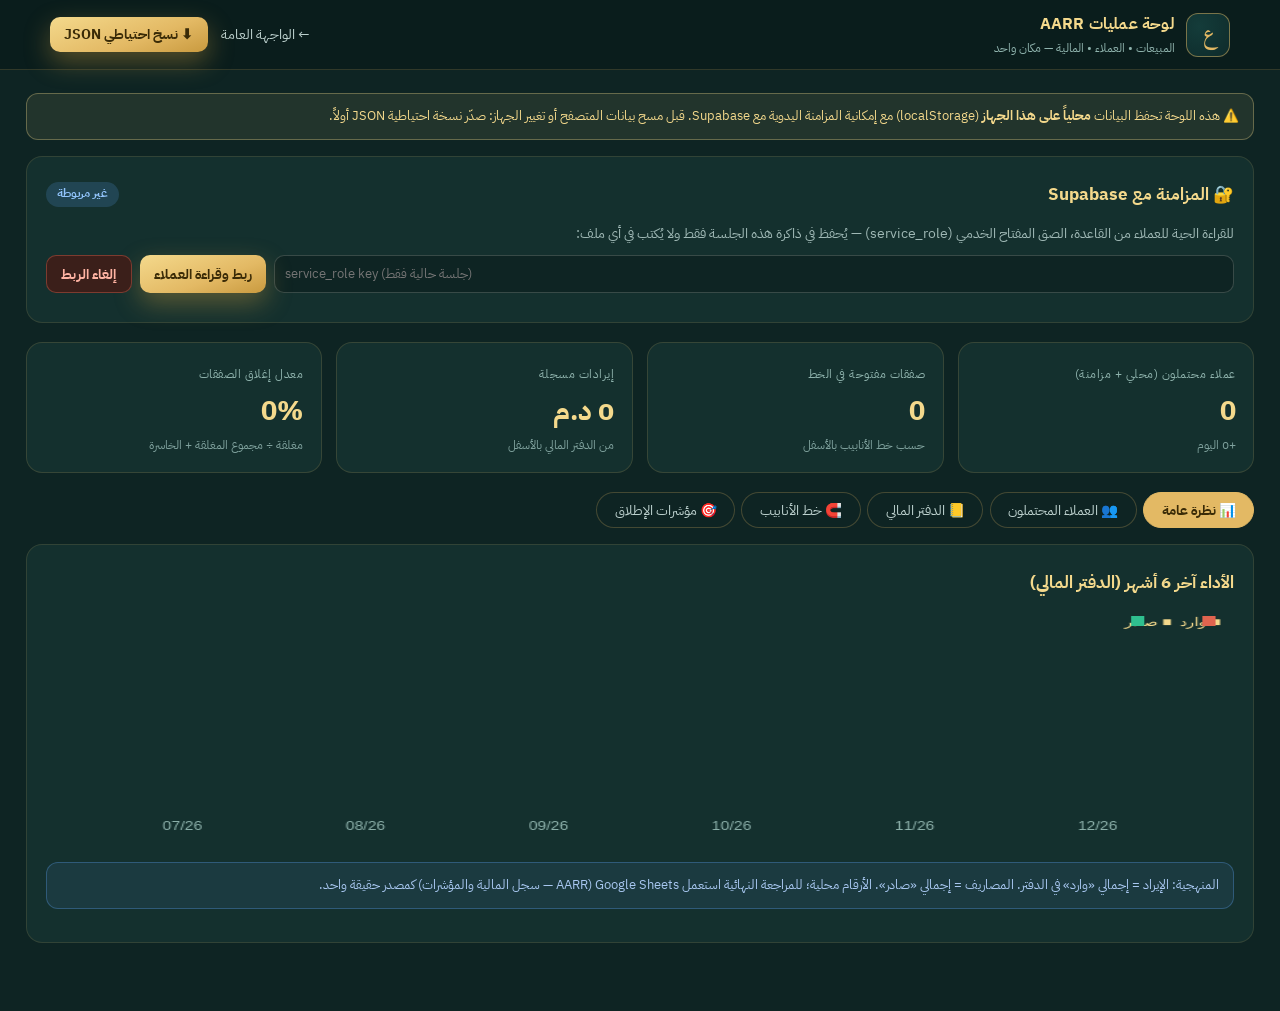
<file: site/index.html>
<!DOCTYPE html>
<html lang="ar" dir="rtl">
<head>
<meta charset="UTF-8" />
<meta name="viewport" content="width=device-width, initial-scale=1" />
<title>AARR | آفاق الربح الرقمي — حزمة الذكاء الاصطناعي للمستقل المغربي</title>
<meta name="description" content="دليل عملي بالعربية للمستقل المغربي: كيف تستعمل أدوات الذكاء الاصطناعي للحصول على عملاء، تسعير خدماتك بالدرهم، وبناء دخل حقيقي من العمل الحر. +12 قالب جاهز وخطة 30 يوم." />
<meta name="theme-color" content="#0e2b2b" />
<meta property="og:type" content="website" />
<meta property="og:title" content="حزمة الذكاء الاصطناعي للمستقل المغربي — AARR" />
<meta property="og:description" content="دليل عملي + قوالب + خطة 30 يوم: من الصفر إلى أول عميل بأدوات الذكاء الاصطناعي." />
<meta property="og:image" content="assets/hero.jpg" />
<link rel="icon" href="data:image/svg+xml,<svg xmlns='http://www.w3.org/2000/svg' viewBox='0 0 100 100'><rect width='100' height='100' rx='22' fill='%230e2b2b'/><text x='50' y='72' font-size='56' text-anchor='middle' fill='%23e3b964' font-family='serif' font-weight='bold'>ع</text></svg>" />
<link rel="preconnect" href="https://fonts.googleapis.com">
<link rel="preconnect" href="https://fonts.gstatic.com" crossorigin>
<link href="https://fonts.googleapis.com/css2?family=IBM+Plex+Sans+Arabic:wght@400;500;600;700&family=Amiri:wght@700&display=swap" rel="stylesheet">
<link rel="stylesheet" href="assets/style.css" />
</head>
<body>

<!-- ============ NAV ============ -->
<header class="nav">
  <div class="container">
    <a class="brand" href="#">
      <span class="brand-mark">ع</span>
      <span><b>AARR — آفاق الربح الرقمي</b><small>أدوات رقمية ذكية للسوق المغربي والعربي</small></span>
    </a>
    <nav>
      <button class="nav-toggle" id="navToggle" aria-label="القائمة">☰</button>
      <ul class="nav-links" id="navLinks">
        <li><a href="#features">لماذا هذه الحزمة</a></li>
        <li><a href="#contents">محتويات الدليل</a></li>
        <li><a href="#pricing">السعر</a></li>
        <li><a href="#faq">أسئلة شائعة</a></li>
        <li><a href="dashboard.html">لوحة العمليات</a></li>
        <li><a class="btn btn-dark btn-sm" href="#lead">احصل على المقعد أولاً</a></li>
      </ul>
    </nav>
  </div>
</header>

<!-- ============ HERO ============ -->
<div class="hero">
  <div class="container">
    <div>
      <span class="badge"><span class="dot"></span> طبعة نوفمبر 2026 — نسخة الإطلاق المؤسس</span>
      <h1>حوّل مهاراتك في <span class="hl">الذكاء الاصطناعي</span> إلى دخل حقيقي كمُستقل مغربي</h1>
      <p class="lead">دليل عملي بالعربية يأخذك من «أعرف ChatGPT» إلى «أقدّم خدمة ويُدفع لي»: كيف تختار تخصصاً مطلوباً، كيف تسعّر بالدرهم، وكيف تحصل على أول عميلك — مع خطط 30 يوم وقوالب جاهزة للاستعمال.</p>
      <div class="price-chip"><span class="now">99 درهم <small>مرة واحدة — كل التحديثات مدى الحياة</small></span></div>
      <div class="cta-row">
        <button class="btn btn-gold" id="buyBtnTop">اطلب الآن واحصل على الدليل فوراً ←</button>
        <a class="btn btn-ghost" href="#lead">حمّل فهرس الدليل مجاناً</a>
      </div>
      <ul class="trust-list">
        <li>تسليم فوري بصيغة PDF</li>
        <li>ضمان استرجاع خلال 14 يوم</li>
        <li>لا تحتاج أي خبرة برمجية</li>
      </ul>
    </div>

    <div class="hero-visual" aria-hidden="true">
      <div class="arch"><img src="assets/hero.jpg" alt="مكتب مغربي حديث مع أدوات ذكاء اصطناعي" fetchpriority="high" /></div>
      <div class="float-card fc-1"><div class="rating"><span class="stars">★★★★★</span></div><b>+40 أداة</b><br/>وشُروحات خطوة خطوة</div>
      <div class="float-card fc-2"><div class="num">12</div><b>قالباً جاهزاً</b><br/>رسائل عملاء + تسعير</div>
      <div class="float-card fc-3"><b>خطة 30 يوم</b><br/>من الصفر إلى أول عميل</div>
    </div>
  </div>
</div>

<!-- ============ STRIP ============ -->
<div class="strip" role="note" aria-label="لمن هذا الدليل">
  <div class="container">
    <span>✦ مناسب لـ: <b>الطلاب</b></span>
    <span>✦ <b>المستقلين الجدد</b></span>
    <span>✦ <b>موظفي التسويق</b></span>
    <span>✦ <b>رواد الأعمال</b></span>
    <span>✦ <b>أصحاب المشاريع الصغيرة</b></span>
  </div>
</div>

<!-- ============ FEATURES ============ -->
<section id="features">
  <div class="container">
    <div class="sec-head">
      <span class="kicker">لماذا هذه الحزمة</span>
      <h2>ليست مقالات عشوائية — إنها <span style="color:#a4752a">نظام تشغيل</span> كامل</h2>
      <p>جمعت في مكان واحد كل ما تحتاجه لتبدأ العمل الحر بأدوات الذكاء الاصطناعي في المغرب: الأدوات، التسعير، التسويق، والقوالب.</p>
    </div>
    <div class="grid cols-3" id="featuresGrid"><!-- JS يملؤها --></div>
  </div>
</section>

<!-- ============ CONTENTS ============ -->
<section id="contents" style="background:var(--ivory-2);padding-top:3rem">
  <div class="container">
    <div class="sec-head">
      <span class="kicker">محتويات الدليل</span>
      <h2>ماذا ستجد داخل الحزمة؟</h2>
      <p>12 فصلاً عملياً + ملحقات — مكتوبة بالعربية وبأمثلة من السوق المغربي (الدرهم، خمسات، مستقل، لينكدإن).</p>
    </div>
    <ul class="chapters" id="chaptersList"><!-- JS يملؤها --></ul>
  </div>
</section>

<!-- ============ PRICING ============ -->
<section id="pricing">
  <div class="container">
    <div class="sec-head">
      <span class="kicker">الباقة والسعر</span>
      <h2>ثمن كتاب عادي… لأصلٍ رقمي يعود عليك كل يوم</h2>
    </div>
    <div class="price-grid">
      <div class="price-card">
        <h3>⭐ الحزمة الكاملة — طبعة الإطلاق</h3>
        <div class="price-big">99 <small>درهم مغربي — مرة واحدة فقط</small></div>
        <ul>
          <li>الدليل الكامل (PDF + نسخة قابلة للطباعة)</li>
          <li>12 قالباً جاهزاً: رسائل عملاء، عرض خدمة، قائمة تسعير، متابعة</li>
          <li>جدول تتبع العملاء (CRM بسيط) على Google Sheets</li>
          <li>خطط محتوى 30 يوم لـ Instagram و LinkedIn و TikTok</li>
          <li>كل التحديثات القادمة مجاناً مدى الحياة</li>
          <li>ضمان استرجاع المال خلال 14 يوماً — بدون أسئلة</li>
        </ul>
        <button class="btn btn-gold" id="buyBtnPricing" style="width:100%;justify-content:center;font-size:1.05rem">اطلب الآن — الدفع عبر رابط آمن ←</button>
        <p style="margin-top:.6rem;font-size:.75rem;color:#cfe0dd;text-align:center">دفع آمن • تسليم تلقائي فوري • لا نخزّن أي بيانات بطاقة</p>
      </div>

      <div class="compare">
        <h3 style="margin-bottom:.8rem;color:var(--ink-2)">قارن بنفسك</h3>
        <table>
          <thead><tr><th>ما تحصل عليه</th><th>كورس عشوائي</th><th>هذه الحزمة</th></tr></thead>
          <tbody>
            <tr><td>مخصص للسوق المغربي (الدرهم، المنصات المحلية)</td><td class="no">✗</td><td class="yes">✓</td></tr>
            <tr><td>قوالب رسائل ونماذج تسعير جاهزة</td><td class="no">✗</td><td class="yes">✓</td></tr>
            <tr><td>خطة 30 يوم من الصفر إلى أول عميل</td><td>أحياناً</td><td class="yes">✓</td></tr>
            <tr><td>تحديثات مجانية مدى الحياة</td><td class="no">✗</td><td class="yes">✓</td></tr>
            <tr><td>لغة عربية واضحة بدون مصطلحات غامضة</td><td>نصفها</td><td class="yes">✓</td></tr>
            <tr><td>ضمان استرجاع 14 يوم</td><td>نادراً</td><td class="yes">✓</td></tr>
          </tbody>
        </table>
        <div style="margin-top:1rem;background:var(--ivory-2);border-radius:12px;padding:.8rem .9rem;font-size:.85rem;color:var(--ink-2)">
          <b>ملاحظة صريحة:</b> لا يوجد دخل مضمون في أي دليل أو كورس. هذه الحزمة تقصّر عليك طريق التجربة والخطأ — والنتائج تعتمد على تطبيقك والتسويق لنفسك.
        </div>
      </div>
    </div>
  </div>
</section>

<!-- ============ FAQ ============ -->
<section id="faq" style="background:var(--ivory-2)">
  <div class="container">
    <div class="sec-head">
      <span class="kicker">أسئلة شائعة</span>
      <h2>قبل أن تسأل…</h2>
    </div>
    <div class="faq" id="faqList"><!-- JS يملؤها --></div>
  </div>
</section>

<!-- ============ LEAD CAPTURE ============ -->
<section id="lead" class="lead-section">
  <div class="container lead-wrap">
    <div class="lead-copy">
      <span class="kicker" style="color:var(--gold-2)">هدية مجانية</span>
      <h2>سجّل الآن واحصل على <span style="color:var(--gold-2)">فهرس الدليل + قائمة تسعير 2026</span> مجاناً</h2>
      <p>اتركنا إيميلك وستصلك طبعة الإطلاق بسعرها التأسيسي قبل أي أحد، مع نصائح عملية كل أسبوع عن العمل الحر والذكاء الاصطناعي في المغرب. بدون سبام — وتقدر تلغي الاشتراك بضغطة واحدة.</p>
      <div class="gift">🎁 <span><b>هدية المسجلين:</b> «قائمة أسعار الخدمات بالمغرب 2026» — جدول جاهز تقول فيه للعميل: «سعري 1500 درهم» بثقة.</span></div>
    </div>
    <form class="lead-form" id="leadForm" novalidate>
      <div class="field"><label for="fName">الاسم الكامل *</label><input id="fName" name="full_name" required minlength="2" placeholder="مثلاً: أمين بنعيسى" autocomplete="name" /></div>
      <div class="field"><label for="fEmail">البريد الإلكتروني *</label><input id="fEmail" name="email" type="email" required placeholder="you@example.com" autocomplete="email" dir="ltr" style="text-align:left" /></div>
      <div class="field"><label for="fPhone">رقم واتساب (اختياري)</label><input id="fPhone" name="whatsapp" type="tel" placeholder="+212 6 XX XX XX XX" autocomplete="tel" dir="ltr" style="text-align:left" /></div>
      <input class="hp" type="text" name="company" tabindex="-1" autocomplete="off" aria-hidden="true" />
      <label class="consent"><input type="checkbox" id="fConsent" required /><span>أوافق على حفظ بياناتي للاتصال بي بخصوص منتجات AARR، وأقرّ بسياسة الخصوصية أسفل الصفحة. (البيانات لا تُباع ولا تُشارك مع أي جهة).</span></label>
      <button type="submit" class="btn btn-gold" id="leadSubmit" style="width:100%;justify-content:center">أرسلني هدية التسجيل 🎁</button>
      <div class="form-msg" id="formMsg" role="status" aria-live="polite"></div>
    </form>
  </div>
</section>

<!-- ============ FOOTER ============ -->
<footer>
  <div class="container">
    <div class="foot-grid">
      <div>
        <b style="color:var(--ivory)">AARR — آفاق الربح الرقمي</b><br/>
        منتجات رقمية عملية للسوق المغربي والعربي<br/>
        للتواصل: <a id="footEmail" href="mailto:s.elghribi@edu.umi.ac.ma">s.elghribi@edu.umi.ac.ma</a>
      </div>
      <div>
        <a href="dashboard.html">لوحة العمليات</a><br/><br/>
        <a href="#pricing">السعر والباقة</a><br/><br/>
        <a href="#faq">أسئلة شائعة</a>
      </div>
    </div>
    <div class="privacy-note">
      <b>سياسة الخصوصية باختصار:</b> نجمع فقط الاسم والبريد ورقم واتساب اختياري، وبموافقتك الصريحة، لغرض تسليم المنتج والتواصل بخصوص AARR. لا نبيع ولا نشارك بياناتك. يمكنك طلب حذف بياناتك في أي وقت بمراسلة البريد أعلاه. الدفع يتم عبر مزوّد خارجي (Payhip/Gumroad/CMI) ولا تمرّ بيانات بطاقتك عبر خوادمنا. الأسعار بالدرهم المغربي وقد تتغير بعد فترة الإطلاق. الذكاء الاصطناعي أداة مساعدة؛ النتائج ليست مضمونة وتعتمد على الجهد. المحتوى تعليمي وليس استشارة قانونية أو ضريبية.
    </div>
    <div style="margin-top:.8rem;opacity:.75">© 2026 AARR — آفاق الربح الرقمي. جميع الحقوق محفوظة. آخر تحديث للموقع: نوفمبر 2026.</div>
  </div>
</footer>

<div class="toast" id="toast" role="status" aria-live="polite"></div>
<script src="config.js"></script>
<script src="assets/app.js"></script>
</body>
</html>
</file>
<file: site/assets/style.css>
/* AARR — آفاق الربح الرقمي — RTL Arabic design system */
:root{
  --ink:#0e2b2b;         /* deep teal-navy */
  --ink-2:#143c3a;
  --panel:#173f3d;
  --gold:#e3b964;        /* brass gold */
  --gold-2:#f4d98c;
  --ivory:#f7f3ea;       /* warm paper */
  --ivory-2:#efe9db;
  --green:#2fbf8f;
  --red:#e0644f;
  --muted:#5b6f6d;
  --radius:18px;
  --shadow:0 18px 50px rgba(14,43,43,.28);
  --font:"IBM Plex Sans Arabic","Noto Kufi Arabic","Segoe UI",Tahoma,sans-serif;
  --serif:"Amiri","Times New Roman",serif;
}
*{box-sizing:border-box;margin:0;padding:0}
html{scroll-behavior:smooth}
body{
  font-family:var(--font);
  background:var(--ivory);
  color:var(--ink);
  line-height:1.75;
  -webkit-font-smoothing:antialiased;
}
img{max-width:100%}
.container{width:min(1180px,94vw);margin-inline:auto}
:focus-visible{outline:3px solid var(--gold);outline-offset:2px;border-radius:4px}

/* ---------- NAV ---------- */
.nav{
  position:sticky;top:0;z-index:50;
  backdrop-filter:blur(14px);-webkit-backdrop-filter:blur(14px);
  background:rgba(247,243,234,.88);
  border-bottom:1px solid rgba(14,43,43,.1);
}
.nav .container{display:flex;align-items:center;justify-content:space-between;gap:1rem;padding:.7rem 0}
.brand{display:flex;align-items:center;gap:.7rem;text-decoration:none;color:var(--ink)}
.brand-mark{
  width:44px;height:44px;flex:0 0 44px;border-radius:12px;
  background:radial-gradient(circle at 30% 30%, var(--ink-2), var(--ink));
  display:grid;place-items:center;color:var(--gold);
  font-family:var(--serif);font-size:1.3rem;font-weight:700;
  border:1px solid rgba(227,185,100,.5);
}
.brand b{display:block;font-size:1.02rem;letter-spacing:.2px}
.brand small{display:block;font-size:.72rem;color:var(--muted)}
.nav-links{display:flex;align-items:center;gap:1.25rem;list-style:none}
.nav-links a{color:var(--ink);text-decoration:none;font-weight:500;font-size:.92rem}
.nav-links a:hover{color:var(--ink-2);text-decoration:underline;text-underline-offset:6px;text-decoration-color:var(--gold)}
.btn{
  display:inline-flex;align-items:center;gap:.5rem;border:0;cursor:pointer;
  font-family:var(--font);font-weight:700;text-decoration:none;border-radius:14px;
  padding:.8rem 1.5rem;font-size:1rem;transition:transform .18s ease, box-shadow .18s ease, background .18s ease;
}
.btn:active{transform:translateY(1px) scale(.99)}
.btn-gold{background:linear-gradient(160deg,var(--gold-2),var(--gold) 60%,#c99a3f);color:#3a2b07;box-shadow:0 10px 26px rgba(201,154,63,.4)}
.btn-gold:hover{transform:translateY(-2px);box-shadow:0 16px 34px rgba(201,154,63,.5)}
.btn-dark{background:var(--ink);color:var(--ivory)}
.btn-dark:hover{background:var(--ink-2);transform:translateY(-2px)}
.btn-ghost{background:transparent;color:var(--ink);border:1.5px solid rgba(14,43,43,.35)}
.btn-ghost:hover{border-color:var(--ink)}
.btn[disabled]{opacity:.6;cursor:not-allowed}
.nav-toggle{display:none;background:none;border:1px solid rgba(14,43,43,.3);border-radius:10px;padding:.35rem .6rem;font-size:1.2rem;cursor:pointer;color:var(--ink)}

/* ---------- HERO ---------- */
.hero{background:radial-gradient(1200px 600px at 80% -10%, rgba(227,185,100,.16), transparent 60%),var(--ivory);overflow:hidden}
.hero .container{display:grid;grid-template-columns:1.05fr .95fr;gap:2.5rem;align-items:center;padding:2.6rem 0 3rem}
.badge{display:inline-flex;align-items:center;gap:.5rem;background:#fff;border:1px solid rgba(14,43,43,.14);color:var(--ink-2);font-size:.8rem;font-weight:600;border-radius:999px;padding:.35rem .9rem;box-shadow:0 2px 8px rgba(14,43,43,.06)}
.badge .dot{width:9px;height:9px;border-radius:50%;background:var(--green);box-shadow:0 0 0 4px rgba(47,191,143,.2)}
h1{font-size:clamp(2rem,4.6vw,3.15rem);line-height:1.32;font-weight:700;letter-spacing:-.3px;margin:1rem 0 .9rem}
h1 .hl{position:relative;white-space:nowrap}
h1 .hl::after{content:"";position:absolute;right:0;left:0;bottom:.12em;height:.34em;background:rgba(227,185,100,.5);z-index:-1;border-radius:4px}
.lead{font-size:1.09rem;color:var(--ink-2);max-width:34rem}
.cta-row{display:flex;gap:.75rem;flex-wrap:wrap;margin:1.3rem 0 .9rem}
.price-chip{display:flex;align-items:baseline;gap:.6rem;margin-bottom:.6rem}
.price-chip .now{font-size:2rem;font-weight:800;color:var(--ink)}
.price-chip .now small{font-size:.9rem;font-weight:600;color:var(--muted)}
.trust-list{list-style:none;display:flex;flex-wrap:wrap;gap:.35rem 1.1rem;color:var(--muted);font-size:.85rem}
.trust-list li::before{content:"✓";color:var(--green);font-weight:800;margin-left:.35rem}

.hero-visual{position:relative;display:grid;place-items:center;padding:1rem 0}
.arch{
  width:min(340px,78vw);aspect-ratio:.66;overflow:hidden;position:relative;
  border-radius:50% 50% 14px 14px / 38% 38% 14px 14px; /* قوس مغربي */
  border:6px solid var(--ink);box-shadow:var(--shadow), inset 0 0 0 2px var(--gold);
}
.arch img{width:100%;height:100%;object-fit:cover;transform:scale(1.04)}
.float-card{
  position:absolute;background:#fff;border:1px solid rgba(14,43,43,.1);border-radius:16px;
  box-shadow:var(--shadow);padding:.65rem .85rem;font-size:.78rem;line-height:1.5;
}
.float-card b{color:var(--ink)}
.float-card .num{font-size:1.25rem;font-weight:800;color:var(--ink)}
.fc-1{top:9%;right:2%;animation:floaty 5.5s ease-in-out infinite}
.fc-2{bottom:16%;left:0;animation:floaty 6.5s ease-in-out 1.1s infinite}
.fc-3{bottom:38%;right:4%;animation:floaty 7s ease-in-out .6s infinite}
@keyframes floaty{0%,100%{transform:translateY(0)}50%{transform:translateY(-12px)}}
.rating{display:flex;align-items:center;gap:.35rem;color:#a4752a;font-size:.75rem;font-weight:600}
.stars{letter-spacing:2px}

/* ---------- STRIPS ---------- */
.strip{background:var(--ink);color:var(--ivory)}
.strip .container{display:flex;flex-wrap:wrap;justify-content:center;gap:.4rem 2.2rem;padding:.65rem 0;font-size:.82rem}
.strip b{color:var(--gold-2)}

section{padding:3.2rem 0}
.sec-head{text-align:center;max-width:44rem;margin:0 auto 2rem}
.kicker{color:#a4752a;font-weight:800;font-size:.8rem;letter-spacing:1.5px}
h2{font-size:clamp(1.5rem,3vw,2.15rem);margin:.35rem 0 .4rem}
.sec-head p{color:var(--muted)}

.grid{display:grid;gap:1.1rem}
.cols-3{grid-template-columns:repeat(3,1fr)}
.cols-4{grid-template-columns:repeat(4,1fr)}
.card{
  background:#fff;border:1px solid rgba(14,43,43,.1);border-radius:var(--radius);
  padding:1.4rem;box-shadow:0 4px 14px rgba(14,43,43,.05);
  transition:transform .2s ease, box-shadow .2s ease;
}
.card:hover{transform:translateY(-4px);box-shadow:var(--shadow)}
.icon-bubble{width:52px;height:52px;border-radius:14px;background:linear-gradient(150deg,var(--ink-2),var(--ink));display:grid;place-items:center;margin-bottom:.75rem}
.icon-bubble svg{width:26px;height:26px;stroke:var(--gold-2)}
.card h3{font-size:1.05rem;margin-bottom:.35rem}
.card p{color:var(--muted);font-size:.9rem}

/* chapters */
.chapters{columns:2;gap:1.2rem}
.chapters li{background:#fff;border:1px solid rgba(14,43,43,.1);border-radius:12px;padding:.7rem .9rem;margin-bottom:.6rem;break-inside:avoid;list-style:none;display:flex;gap:.6rem;align-items:center}
.chapters .n{flex:0 0 34px;height:34px;border-radius:10px;background:var(--ivory-2);color:var(--ink-2);display:grid;place-items:center;font-weight:800;font-size:.85rem;border:1px solid rgba(14,43,43,.12)}

/* pricing */
.price-grid{display:grid;grid-template-columns:1fr 1fr;gap:1.5rem;align-items:stretch}
.price-card{background:var(--ink);color:var(--ivory);border-radius:var(--radius);padding:1.8rem;position:relative;overflow:hidden}
.price-card::before{content:"";position:absolute;top:-70px;left:-70px;width:220px;height:220px;border-radius:50%;background:radial-gradient(circle,rgba(227,185,100,.28),transparent 70%)}
.price-card h3{color:var(--gold-2);font-size:1.05rem;letter-spacing:.5px}
.price-big{font-size:3rem;font-weight:800;margin:.4rem 0 .2rem}
.price-big small{font-size:.95rem;color:#cfe0dd;font-weight:500}
.price-card ul{list-style:none;margin:.8rem 0 1.2rem;position:relative}
.price-card li{padding:.3rem 0;border-bottom:1px dashed rgba(247,243,234,.18);font-size:.92rem}
.price-card li:last-child{border-bottom:0}
.price-card li::before{content:"✦";color:var(--gold);margin-left:.5rem}
.compare{background:#fff;border:1px solid rgba(14,43,43,.12);border-radius:var(--radius);padding:1.5rem}
.compare table{width:100%;border-collapse:collapse;font-size:.88rem}
.compare th,.compare td{padding:.55rem .4rem;text-align:right;border-bottom:1px solid var(--ivory-2)}
.compare th{color:var(--muted);font-size:.78rem;letter-spacing:.5px}
.compare tr:last-child td{border-bottom:0}
.yes{color:var(--green);font-weight:800}
.no{color:var(--red);font-weight:800}

/* faq */
.faq details{background:#fff;border:1px solid rgba(14,43,43,.12);border-radius:14px;padding:.9rem 1.1rem;margin-bottom:.7rem}
.faq summary{cursor:pointer;font-weight:700;list-style:none;display:flex;justify-content:space-between;align-items:center;gap:1rem}
.faq summary::-webkit-details-marker{display:none}
.faq summary::after{content:"+";color:#a4752a;font-size:1.4rem;line-height:1}
.faq details[open] summary::after{content:"–"}
.faq details p{margin-top:.6rem;color:var(--ink-2);font-size:.94rem}

/* lead form */
.lead-section{background:linear-gradient(160deg,var(--ink) 0%,#0a2320 100%);color:var(--ivory)}
.lead-wrap{display:grid;grid-template-columns:1fr 1fr;gap:2rem;align-items:center}
.lead-copy h2{color:var(--ivory)}
.lead-copy p{color:#bcd0cd}
.gift{display:flex;gap:.7rem;align-items:center;background:rgba(227,185,100,.12);border:1px solid rgba(227,185,100,.35);border-radius:14px;padding:.7rem .9rem;margin-top:1rem;font-size:.88rem}
form.lead-form{background:#11302e;border:1px solid rgba(227,185,100,.3);border-radius:var(--radius);padding:1.6rem;display:flex;flex-direction:column;gap:.75rem}
.field{display:flex;flex-direction:column;gap:.3rem}
.field label{font-size:.85rem;font-weight:600;color:var(--gold-2)}
.field input,.field select{
  font-family:var(--font);border-radius:12px;border:1px solid rgba(247,243,234,.25);
  background:rgba(247,243,234,.06);color:var(--ivory);padding:.72rem .85rem;font-size:1rem;
}
.field input::placeholder{color:#7fa19d}
.field input:focus,.field select:focus{outline:2px solid var(--gold);border-color:transparent}
.consent{display:flex;gap:.5rem;align-items:flex-start;font-size:.8rem;color:#bcd0cd}
.consent input{margin-top:.25rem}
.form-msg{min-height:1.6rem;font-size:.88rem;font-weight:600}
.form-msg.ok{color:#7cf0c0}
.form-msg.err{color:#ffb3a3}
.hp{position:absolute;left:-9999px;opacity:0;height:0}

/* footer */
footer{background:#0a2320;color:#9fb8b5;padding:2rem 0;font-size:.85rem}
.foot-grid{display:flex;justify-content:space-between;gap:1.5rem;flex-wrap:wrap}
footer a{color:var(--gold-2);text-decoration:none}
footer a:hover{text-decoration:underline}
.privacy-note{border-top:1px solid rgba(247,243,234,.12);margin-top:1.2rem;padding-top:1.1rem;font-size:.78rem;color:#7fa19d}

/* toast */
.toast{
  position:fixed;bottom:1.4rem;right:50%;transform:translate(50%,20px);z-index:80;
  background:var(--ink);color:var(--ivory);padding:.8rem 1.3rem;border-radius:12px;
  box-shadow:var(--shadow);opacity:0;pointer-events:none;transition:.3s;max-width:90vw;font-size:.9rem;
  border:1px solid rgba(227,185,100,.4);
}
.toast.show{opacity:1;transform:translate(50%,0)}

/* ---------- responsive ---------- */
@media (max-width:980px){
  .cols-4{grid-template-columns:repeat(2,1fr)}
  .cols-3{grid-template-columns:repeat(2,1fr)}
  .price-grid,.lead-wrap{grid-template-columns:1fr}
  .chapters{columns:1}
  .hero .container{grid-template-columns:1fr;padding-top:1.6rem}
  .hero-visual{order:-1}
  .arch{width:min(250px,64vw)}
  .float-card{font-size:.68rem;padding:.45rem .6rem}
  .fc-1{top:2%}
  .fc-3{bottom:30%}
  .nav-links{display:none;position:absolute;top:100%;right:0;left:0;background:var(--ivory);flex-direction:column;align-items:flex-start;padding:1rem 5vw 1.4rem;border-bottom:1px solid rgba(14,43,43,.15);gap:.9rem}
  .nav-links.open{display:flex}
  .nav-toggle{display:block}
}
@media (max-width:560px){.cols-3,.cols-4{grid-template-columns:1fr}}
@media (prefers-reduced-motion:reduce){*{animation:none!important;scroll-behavior:auto}}

/* ========== DASHBOARD ========== */
.dash-body{background:#0e2423;color:#e8efe9}
.dash-nav{background:#0a1d1c;border-bottom:1px solid rgba(227,185,100,.18);position:sticky;top:0;z-index:40}
.dash-nav .container{display:flex;justify-content:space-between;align-items:center;padding:.65rem 0;gap:1rem;flex-wrap:wrap}
.dash-nav a{color:#bcd0cd;text-decoration:none;font-size:.85rem}
.dash-main{width:min(1240px,96vw);margin-inline:auto;padding:1.4rem 0 3rem}
.dash-grid{display:grid;grid-template-columns:repeat(4,1fr);gap:.9rem;margin-bottom:1.2rem}
.kpi{background:#14302e;border:1px solid rgba(227,185,100,.16);border-radius:16px;padding:1rem 1.1rem}
.kpi small{color:#8fb3ad;font-size:.75rem;letter-spacing:.5px}
.kpi .v{font-size:1.7rem;font-weight:800;color:#f4d98c}
.kpi .s{font-size:.75rem;color:#7fa19d}
.panel{background:#14302e;border:1px solid rgba(227,185,100,.14);border-radius:16px;padding:1.1rem 1.2rem;margin-bottom:1.2rem}
.panel h2{color:#f4d98c;font-size:1.05rem;margin-bottom:.8rem;display:flex;justify-content:space-between;align-items:center;gap:1rem;flex-wrap:wrap}
.tabs{display:flex;gap:.4rem;flex-wrap:wrap;margin-bottom:1rem}
.tab{background:#0e2423;border:1px solid rgba(227,185,100,.25);color:#bcd0cd;border-radius:999px;padding:.4rem 1.1rem;cursor:pointer;font-family:var(--font);font-size:.86rem}
.tab.active{background:var(--gold);color:#3a2b07;font-weight:800;border-color:var(--gold)}
.table-wrap{overflow-x:auto}
table.data{width:100%;border-collapse:collapse;font-size:.85rem}
table.data th,table.data td{padding:.5rem .6rem;border-bottom:1px solid rgba(247,243,234,.08);text-align:right;white-space:nowrap}
table.data th{color:#8fb3ad;font-size:.73rem;letter-spacing:.6px}
.badge-status{border-radius:999px;padding:.15rem .7rem;font-size:.72rem;font-weight:700}
.st-new{background:rgba(96,165,250,.18);color:#93c5fd}
.st-hot{background:rgba(244,217,140,.18);color:#f4d98c}
.st-won{background:rgba(47,191,143,.18);color:#7cf0c0}
.st-lost{background:rgba(224,100,79,.18);color:#ffb3a3}
.row-form{display:flex;gap:.5rem;flex-wrap:wrap;margin-bottom:.7rem}
.row-form input,.row-form select{background:#0e2423;border:1px solid rgba(247,243,234,.18);color:#e8efe9;border-radius:10px;padding:.5rem .6rem;font-family:var(--font)}
.btn-sm{padding:.45rem .9rem;font-size:.85rem;border-radius:10px}
.btn-danger{background:#3b1f1a;color:#ffb3a3;border:1px solid rgba(224,100,79,.4)}
.pipeline{display:grid;grid-template-columns:repeat(4,1fr);gap:.7rem}
.pipe-col{background:#0e2423;border:1px dashed rgba(227,185,100,.25);border-radius:12px;padding:.6rem;min-height:180px}
.pipe-col h3{font-size:.8rem;color:#8fb3ad;margin-bottom:.5rem;display:flex;justify-content:space-between}
.pipe-card{background:#1b3b38;border:1px solid rgba(227,185,100,.2);border-radius:10px;padding:.5rem .6rem;margin-bottom:.45rem;font-size:.8rem}
.pipe-card small{color:#7fa19d}
.note{background:rgba(96,165,250,.09);border:1px solid rgba(96,165,250,.3);border-radius:12px;padding:.7rem .9rem;font-size:.8rem;color:#a8c7f0;margin-bottom:1rem}
.notice{background:rgba(244,217,140,.09);border:1px solid rgba(244,217,140,.32);border-radius:12px;padding:.7rem .9rem;font-size:.8rem;color:#f4d98c;margin-bottom:1rem}
canvas.chart{width:100%;height:230px}
@media (max-width:980px){.dash-grid,.pipeline{grid-template-columns:repeat(2,1fr)}}
@media (max-width:560px){.dash-grid,.pipeline{grid-template-columns:1fr}}
</file>
